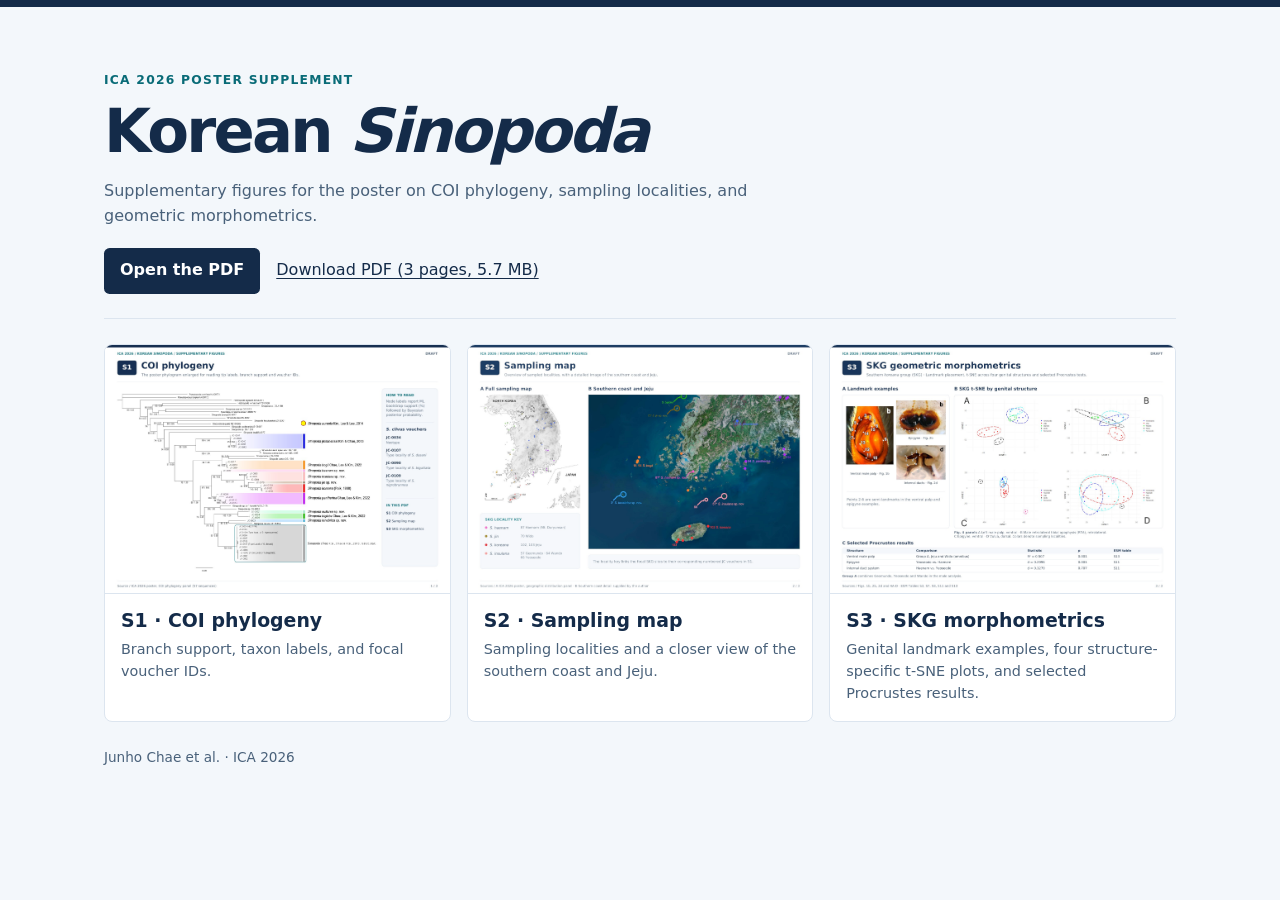
<file: index.html>
<!doctype html>
<html lang="en">
<head>
  <meta charset="utf-8">
  <meta name="viewport" content="width=device-width, initial-scale=1">
  <meta name="description" content="The COI phylogeny, sampling map, and SKG morphometrics from the ICA 2026 Korean Sinopoda poster supplement.">
  <meta name="theme-color" content="#142b49">
  <title>Korean Sinopoda | ICA 2026 supplementary figures</title>
  <link rel="stylesheet" href="figure-brightness.css">
  <style>
    :root { color-scheme: light; --navy:#142b49; --text:#263b51; --muted:#49617a; --teal:#096b77; --line:#dce5ef; --paper:#fff; --wash:#f3f7fb }
    * { box-sizing:border-box }
    body { margin:0; border-top:7px solid var(--navy); background:var(--wash); color:var(--text); font:1rem/1.55 system-ui,sans-serif }
    main, footer { max-width:72rem; margin-inline:auto; padding-inline:clamp(1rem,4vw,2.5rem) }
    header { padding-block:clamp(2rem,6vw,4rem) 1.5rem; border-bottom:1px solid var(--line) }
    .eyebrow { color:var(--teal); margin:0 0 .45rem; font-size:.77rem; font-weight:750; letter-spacing:.1em; text-transform:uppercase }
    h1,h2 { line-height:1.15; color:var(--navy) }
    h1 { font-size:clamp(2.1rem,6vw,3.8rem); letter-spacing:-.045em; margin:0 }
    .lead { max-width:44rem; margin:.75rem 0 1.2rem; color:var(--muted) }
    .actions { display:flex; align-items:center; flex-wrap:wrap; gap:.65rem 1rem }
    .button { background:var(--navy); color:white; border-radius:.35rem; font-weight:680; padding:.65rem 1rem; text-decoration:none }
    .button:hover { background:var(--teal) }
    .download { color:var(--navy); text-underline-offset:.18em }
    a:focus-visible { outline:3px solid #00889a; outline-offset:3px }
    .grid { display:grid; grid-template-columns:repeat(auto-fit,minmax(min(100%, 18rem),1fr)); gap:1rem; margin-block:1.6rem }
    article { min-width:0; border:1px solid var(--line); border-radius:.5rem; background:var(--paper); overflow:hidden }
    .figure { display:block; background:white; border-bottom:1px solid var(--line) }
    .figure img { display:block; width:100%; height:auto; aspect-ratio:1000/720; object-fit:contain }
    .figure:hover { outline:2px solid var(--teal); outline-offset:-2px }
    .copy { padding:1rem }
    .copy h2 { font-size:1.18rem; margin:0 0 .35rem }
    .copy p { color:var(--muted); margin:0; font-size:.9rem }
    footer { color:var(--muted); font-size:.85rem; padding-block:0 2rem }
  </style>
</head>
<body>
  <main>
    <header>
      <p class="eyebrow">ICA 2026 poster supplement</p>
      <h1>Korean <i>Sinopoda</i></h1>
      <p class="lead">Supplementary figures for the poster on COI phylogeny, sampling localities, and geometric morphometrics.</p>
      <div class="actions">
        <a class="button" href="ICA2026-Sinopoda-supplement.pdf">Open the PDF</a>
        <a class="download" href="ICA2026-Sinopoda-supplement.pdf" download>Download PDF (3 pages, 5.7 MB)</a>
      </div>
    </header>
    <section class="grid" aria-label="Supplementary figures">
      <article>
        <a class="figure" href="figures.html#s1" aria-label="Open full-size S1 COI phylogeny">
          <img class="figure-s1" src="figure-1.jpg" width="1667" height="1200" alt="Supplementary figure S1, showing the COI phylogeny with highlighted Sinopoda clivus vouchers.">
        </a>
        <div class="copy"><h2>S1 · COI phylogeny</h2><p>Branch support, taxon labels, and focal voucher IDs.</p></div>
      </article>
      <article>
        <a class="figure" href="figures.html#s2" aria-label="Open full-size S2 sampling map">
          <img class="figure-s2" src="figure-2.jpg" width="1667" height="1200" alt="Supplementary figure S2, showing the overview sampling map and the southern coast and Jeju detail." loading="lazy">
        </a>
        <div class="copy"><h2>S2 · Sampling map</h2><p>Sampling localities and a closer view of the southern coast and Jeju.</p></div>
      </article>
      <article>
        <a class="figure" href="figures.html#s3" aria-label="Open full-size S3 SKG morphometrics">
          <img class="figure-s3" src="figure-3.jpg" width="1667" height="1200" alt="Supplementary figure S3, showing landmark examples, four t-SNE plots for the ventral male palp, RTA, epigyne, and vulva, and selected Procrustes results." loading="lazy">
        </a>
        <div class="copy"><h2>S3 · SKG morphometrics</h2><p>Genital landmark examples, four structure-specific t-SNE plots, and selected Procrustes results.</p></div>
      </article>
    </section>
  </main>
  <footer>Junho Chae et al. · ICA 2026</footer>
</body>
</html>
</file>
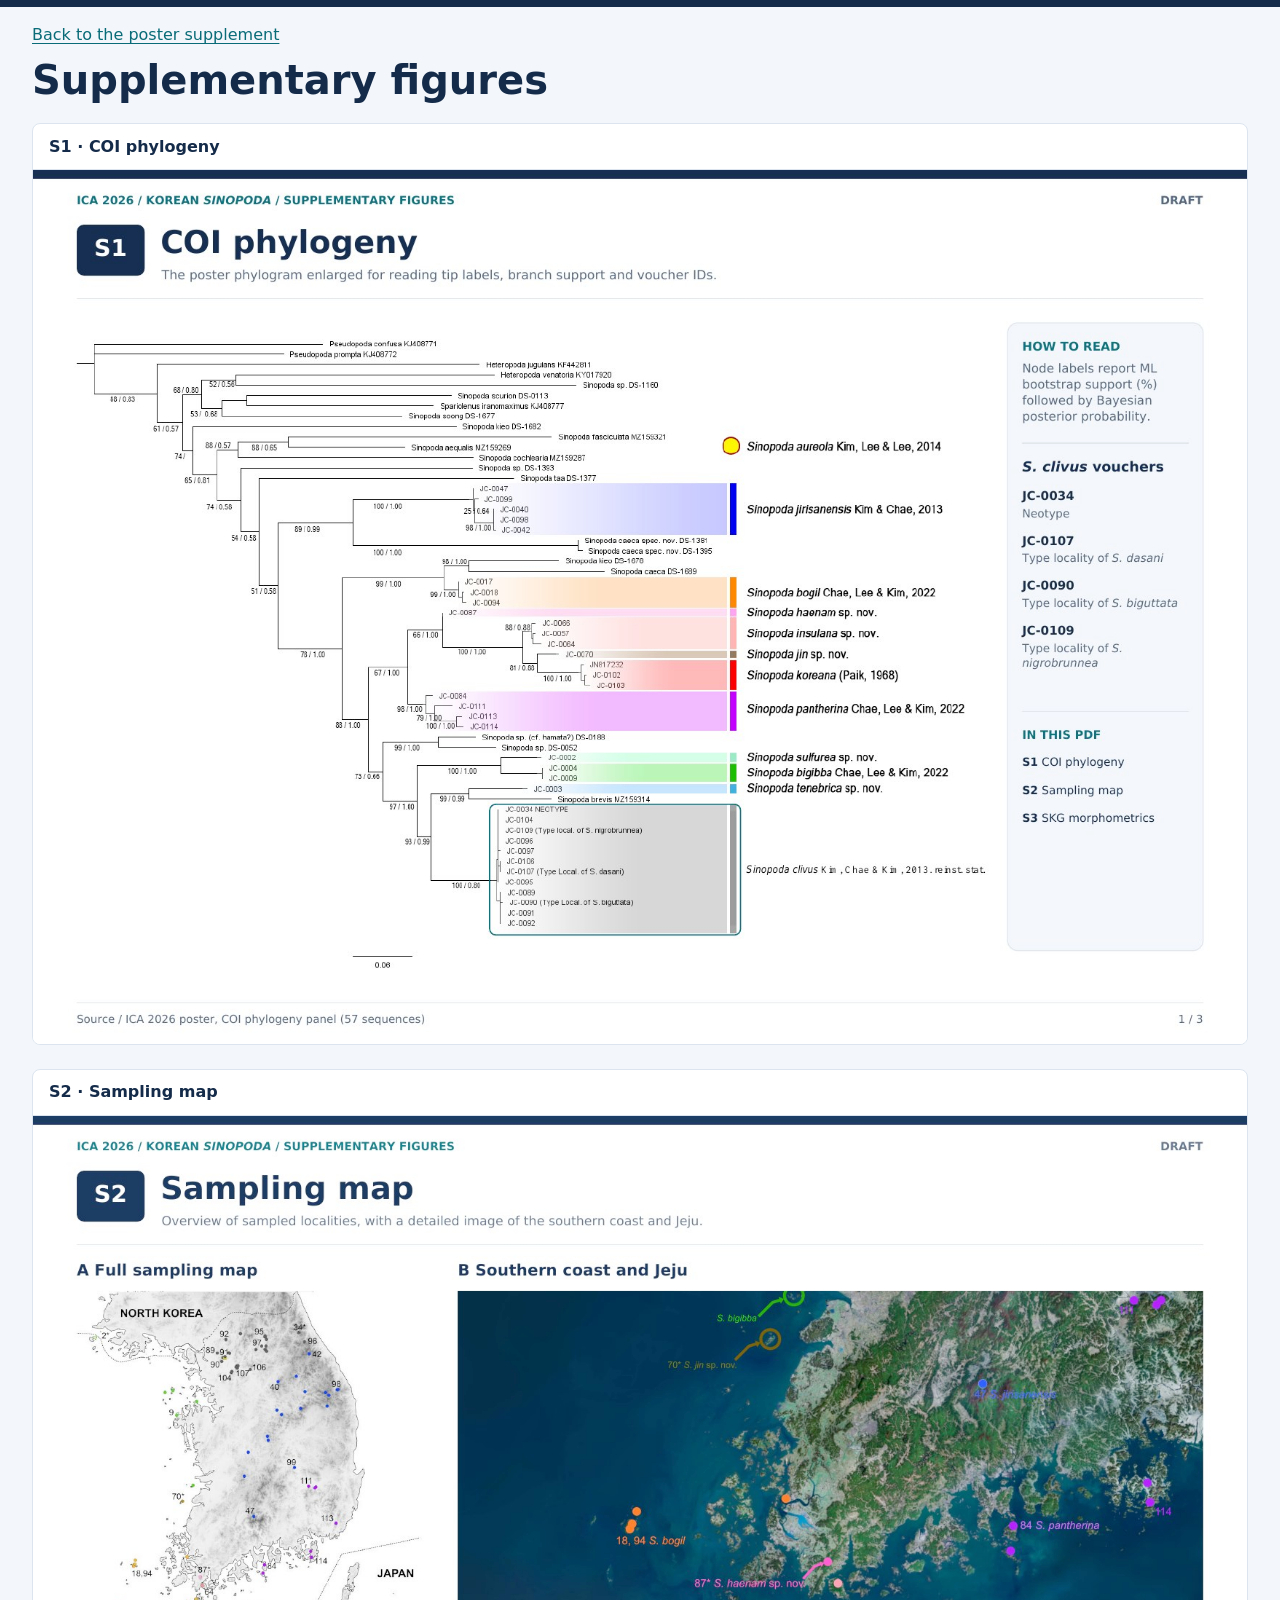
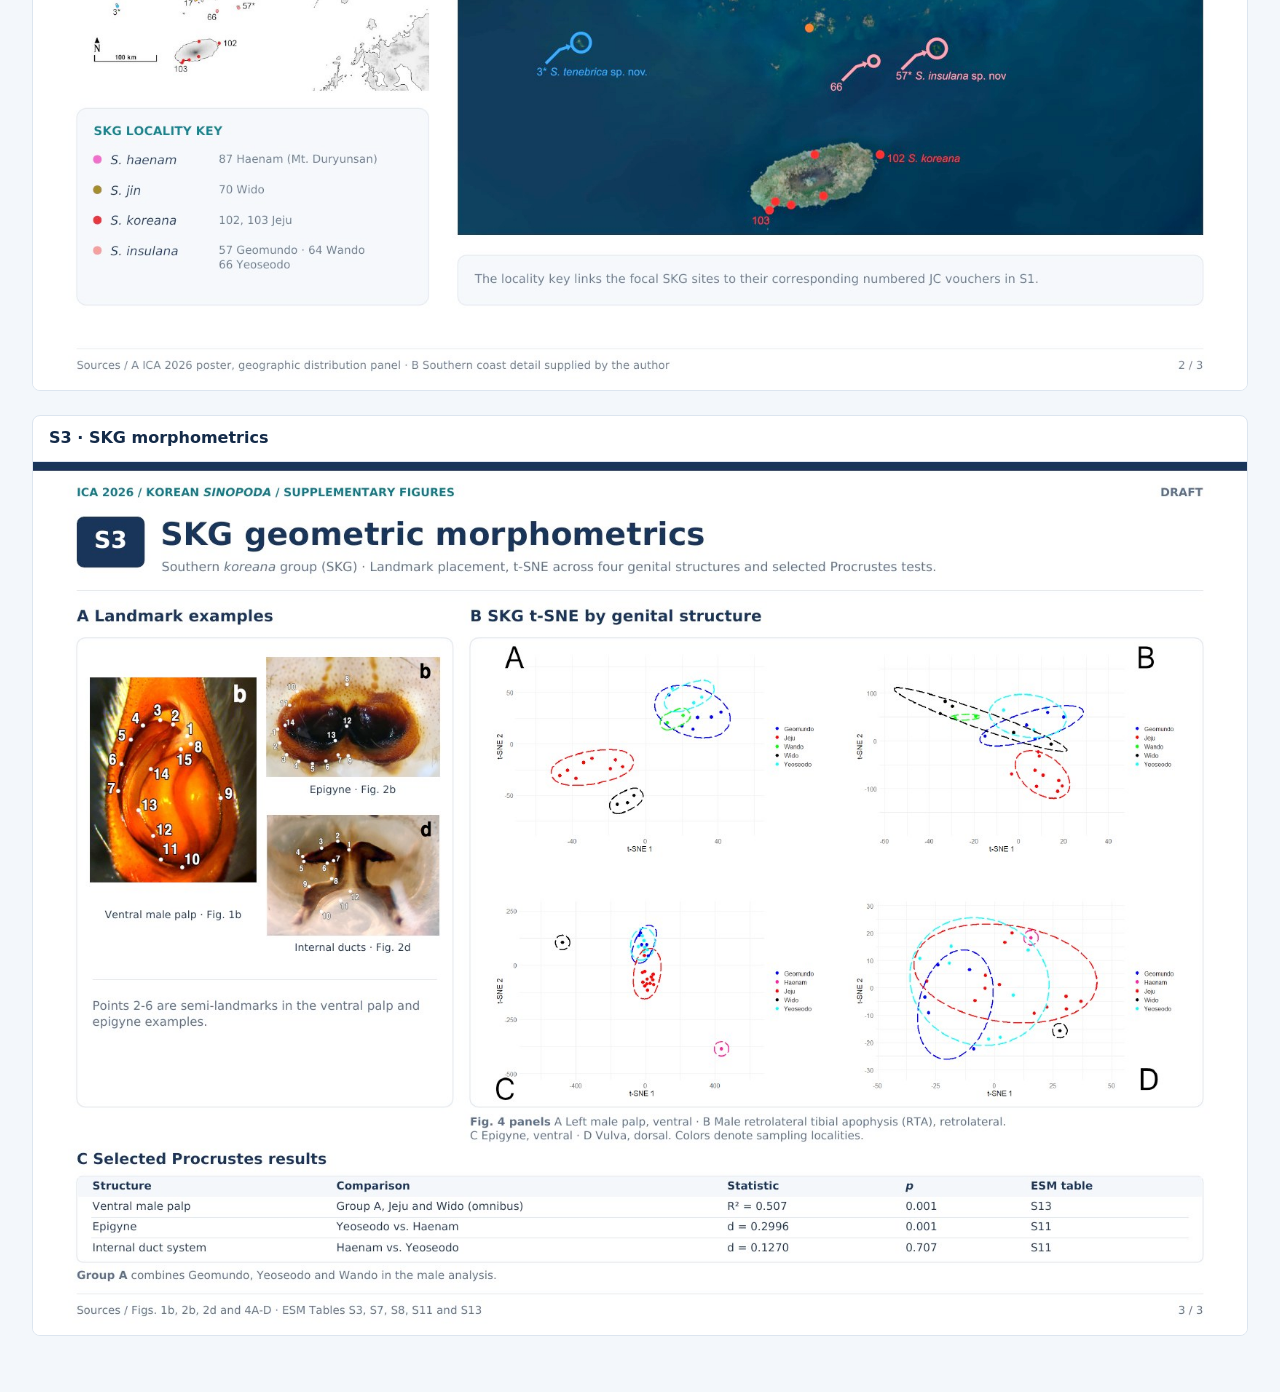
<file: figures.html>
<!doctype html>
<html lang="en">
<head>
  <meta charset="utf-8">
  <meta name="viewport" content="width=device-width, initial-scale=1">
  <title>Supplementary figures | ICA 2026</title>
  <link rel="stylesheet" href="figure-brightness.css">
  <style>
    :root { color-scheme: light; }
    body { margin:0; border-top:7px solid #142b49; background:#f3f7fb; color:#142b49; font:1rem/1.5 system-ui,sans-serif; }
    main { max-width:76rem; margin:auto; padding:1rem clamp(.7rem,3vw,2rem) 2rem; }
    h1 { margin:.6rem 0 1.3rem; font-size:clamp(1.5rem,4vw,2.5rem); line-height:1.15; }
    a { color:#096b77; text-underline-offset:.18em; }
    a:focus-visible { outline:3px solid #00889a; outline-offset:3px; }
    figure { margin:0 0 1.5rem; scroll-margin-top:1rem; background:white; border:1px solid #dce5ef; border-radius:.5rem; overflow:hidden; }
    figcaption { padding:.65rem 1rem; font-weight:700; border-bottom:1px solid #dce5ef; }
    img { display:block; width:100%; height:auto; }
    @supports selector(main:has(figure:target)) {
      main:has(figure:target) figure:not(:target) { display:none; }
    }
  </style>
</head>
<body>
  <main>
    <a href="./">Back to the poster supplement</a>
    <h1>Supplementary figures</h1>
    <figure id="s1">
      <figcaption>S1 · COI phylogeny</figcaption>
      <img class="figure-s1" src="figure-1.jpg" width="1667" height="1200" alt="Supplementary figure S1, showing the COI phylogeny with highlighted Sinopoda clivus vouchers." loading="lazy">
    </figure>
    <figure id="s2">
      <figcaption>S2 · Sampling map</figcaption>
      <img class="figure-s2" src="figure-2.jpg" width="1667" height="1200" alt="Supplementary figure S2, showing the overview sampling map and the southern coast and Jeju detail." loading="lazy">
    </figure>
    <figure id="s3">
      <figcaption>S3 · SKG morphometrics</figcaption>
      <img class="figure-s3" src="figure-3.jpg" width="1667" height="1200" alt="Supplementary figure S3, showing landmark examples, four t-SNE plots for the ventral male palp, RTA, epigyne, and vulva, and selected Procrustes results." loading="lazy">
    </figure>
  </main>
</body>
</html>
</file>
<file: figure-brightness.css>
/* Lift shadows and midtones while preserving black and white. */
img.figure-s1 { filter: url("figure-tones.svg#s1"); }
img.figure-s2 { filter: url("figure-tones.svg#s2"); }
img.figure-s3 { filter: url("figure-tones.svg#s3"); }
</file>
